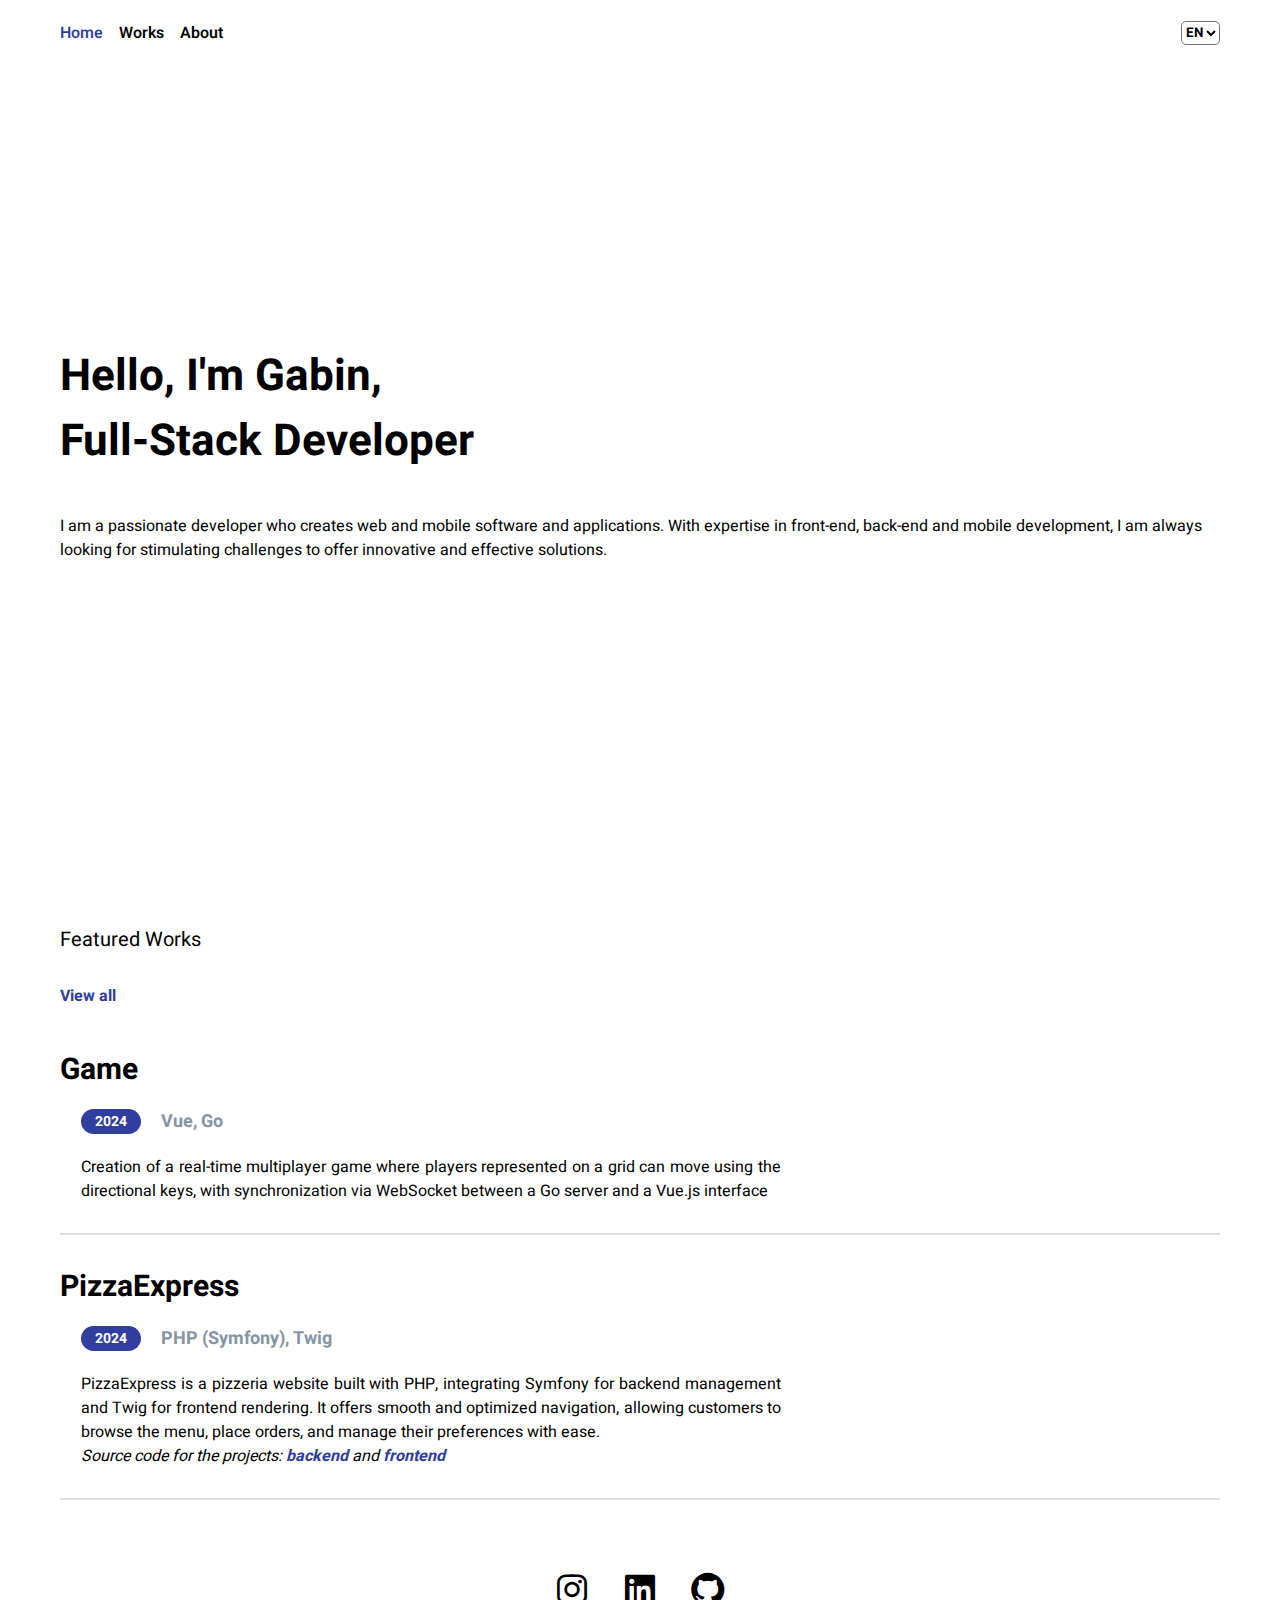
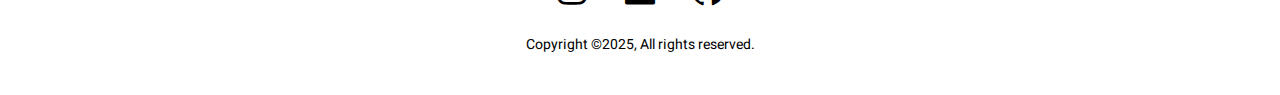
<file: index.html>
<!DOCTYPE html>
<html lang="en">

<head>
    <meta charset="UTF-8">
    <meta name="viewport" content="width=device-width, initial-scale=1.0">
    <link href='https://unpkg.com/boxicons@2.1.4/css/boxicons.min.css' rel='stylesheet'>
    <link rel="stylesheet" href="style.css">
    <script src="./lang/messages.js" type="module"></script>
    <script src="utils.js" type="module"></script>
    <title id="indextitle"></title>
</head>

<body>
    <nav>
        <div class="nav-links">
            <a id="home" class="selected" href="index.html"></a>
            <a id="works" href="works.html"></a>
            <a id="about" href="about.html"></a>
        </div>
        <div>
            <select class="selector" id="lang">
                <option value="en">en</option>
                <option value="fr">fr</option>
            </select>
        </div>
    </nav>

    <div class="main">
        <div class="info">
            <h1 id="title"></h1>
            <p id="description"></p>
        </div>  
    </div>


    <div class="separator">
        <h4 id="fw"></h4>
        <a id="view" class="color-b" href="works.html"></a>
    </div>
    
    <div class="featured">
        <div class="item">         
            <div class="details">
                <h3><a href="https://github.com/RyukaTV/Game" target="_blank">Game</a></h3>
                <div class="ml">
                    <div class="item-info">
                        <div class="year-badge">2024</div>
                        <h4>Vue, Go</h4>
                    </div>
                    <p id="featuredGame"></p>
                </div>
            </div>
        </div>
        
        <div class="item">
            <div class="details">
                <h3>PizzaExpress</h3>
                <div class="ml">
                    <div class="item-info">
                        <div class="year-badge">2024</div>
                        <h4>PHP (Symfony), Twig</h4>
                    </div>
                    <p id="featuredPizza"></p>
                </div>
            </div>
        </div>
        
    </div>
    <footer>
        <div class="socials">
            <a href="https://www.instagram.com/gabin_jld/" target="_blank"><i class='bx bxl-instagram'></i></a>
            <a href="https://www.linkedin.com/in/gabin-juillard-7815632ba/" target="_blank"><i class='bx bxl-linkedin-square'></i></a>          
            <a href="https://github.com/RyukaTV/" target="_blank"><i class="bx bxl-github"></i></a>
        </div>
        <p>Copyright ©2025, All rights reserved.</p>
    </footer>
</body>

</html>
</file>
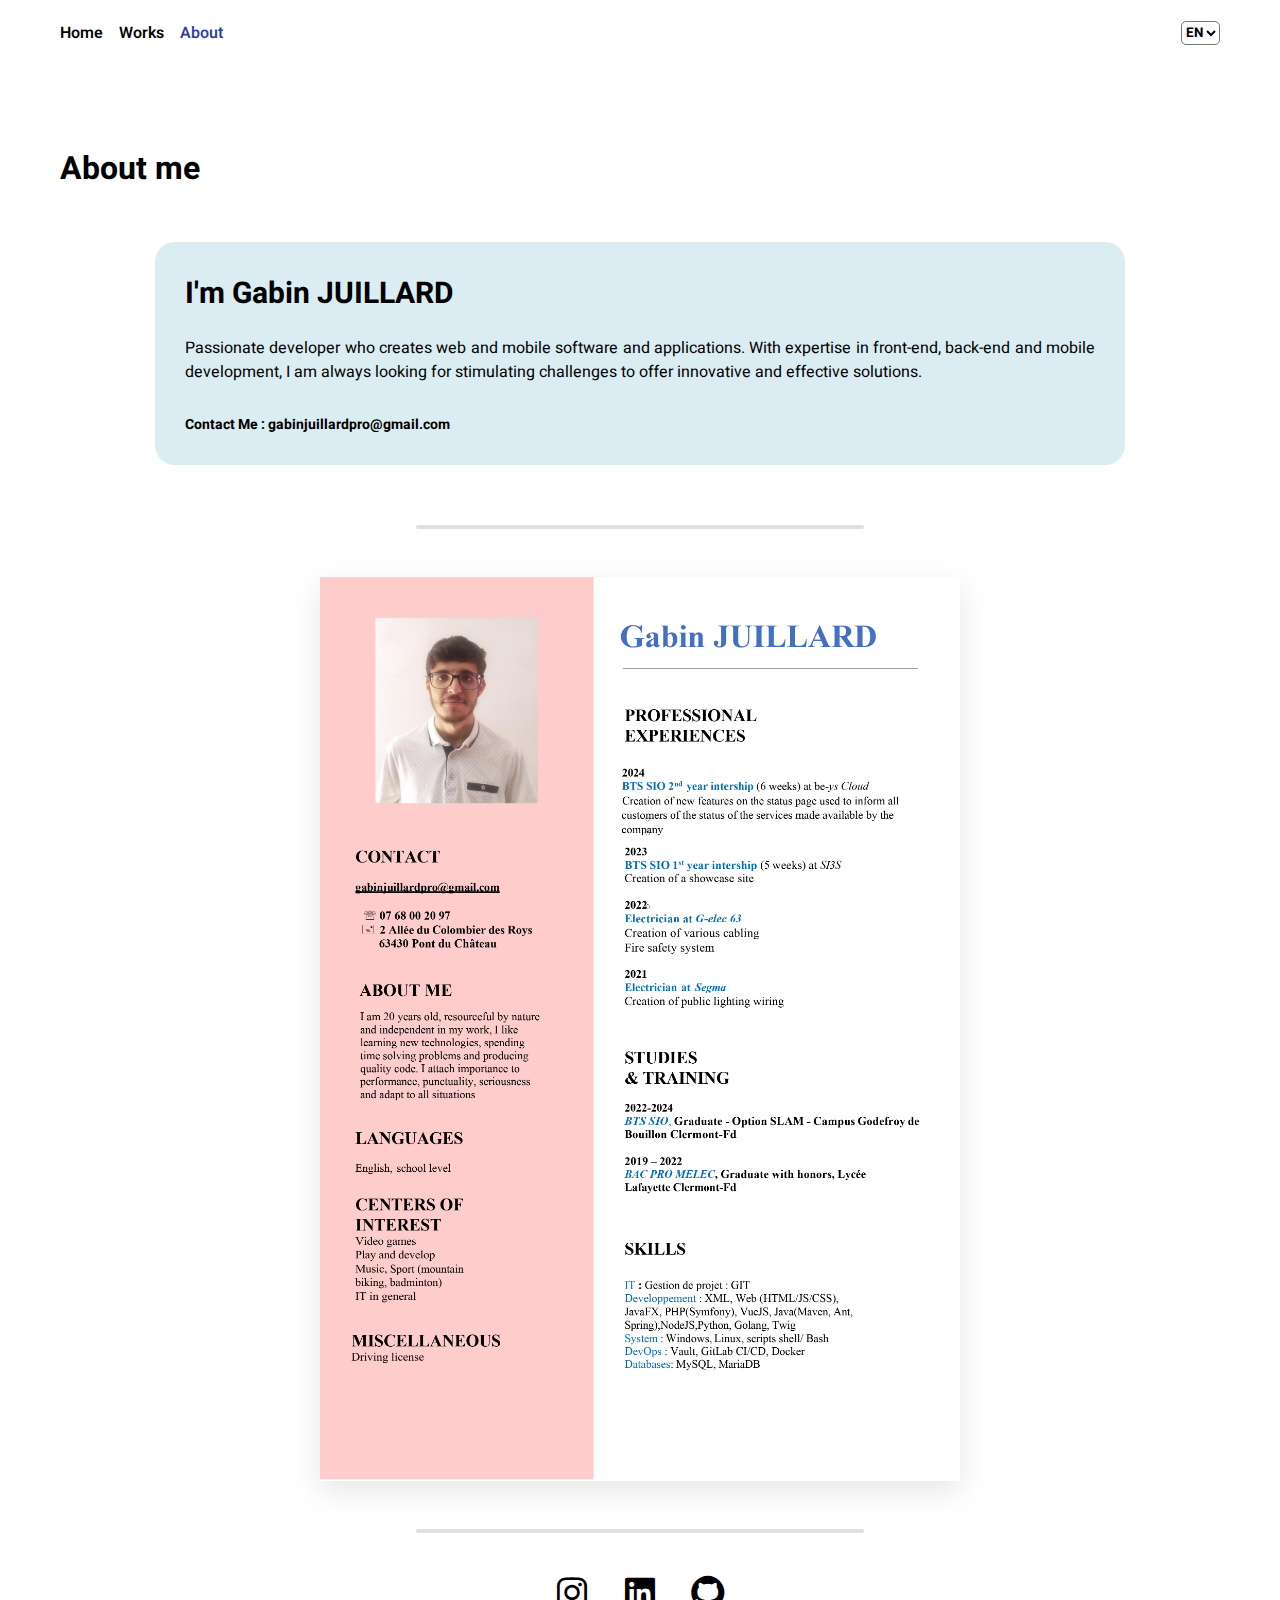
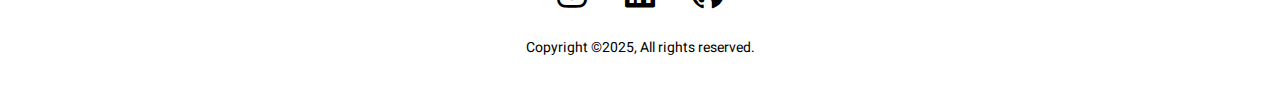
<file: about.html>
<!DOCTYPE html>
<html lang="en">

<head>
    <meta charset="UTF-8">
    <meta name="viewport" content="width=device-width, initial-scale=1.0">
    <link href='https://unpkg.com/boxicons@2.1.4/css/boxicons.min.css' rel='stylesheet'>
    <link rel="stylesheet" href="style.css">
    <script src="./lang/messages.js" type="module"></script>
    <script src="utils.js" type="module"></script>
    <title id="abouttitle"></title>
</head>

<body>

    <nav>
        <div class="nav-links">
            <a id="home" href="index.html"></a>
            <a id="works" href="works.html"></a>
            <a id="about" class="selected" href="about.html"></a>
        </div>
        <div>
            <select class="selector" id="lang">
                <option value="en">en</option>
                <option value="fr">fr</option>
            </select>
        </div>  
    </nav>

    <h1 id="Title" class="page-title"></h1>
    <div class="content">
        <div class="container">
            <div class="about">
                <h2 id="name"></h2>
                <p id="description"></p>
                <p id="contact" class="email"></p>
            </div>
        </div>
    </div>
    
    <span class="separator-elem"></span>
    <br><br>
    <img id="cv" class="cv-img">
    <br><br>
    <span class="separator-elem"></span>
    
    <footer>
        <div class="socials">
            <a href="https://www.instagram.com/gabin_jld/" target="_blank"><i class='bx bxl-instagram'></i></a>
            <a href="https://www.linkedin.com/in/gabin-juillard-7815632ba/" target="_blank"><i class='bx bxl-linkedin-square'></i></a>
            <a href="https://github.com/RyukaTV/" target="_blank"><i class="bx bxl-github"></i></a>
        </div>
        <p>Copyright ©2025, All rights reserved.</p>
    </footer>

</body>

</html>
</file>
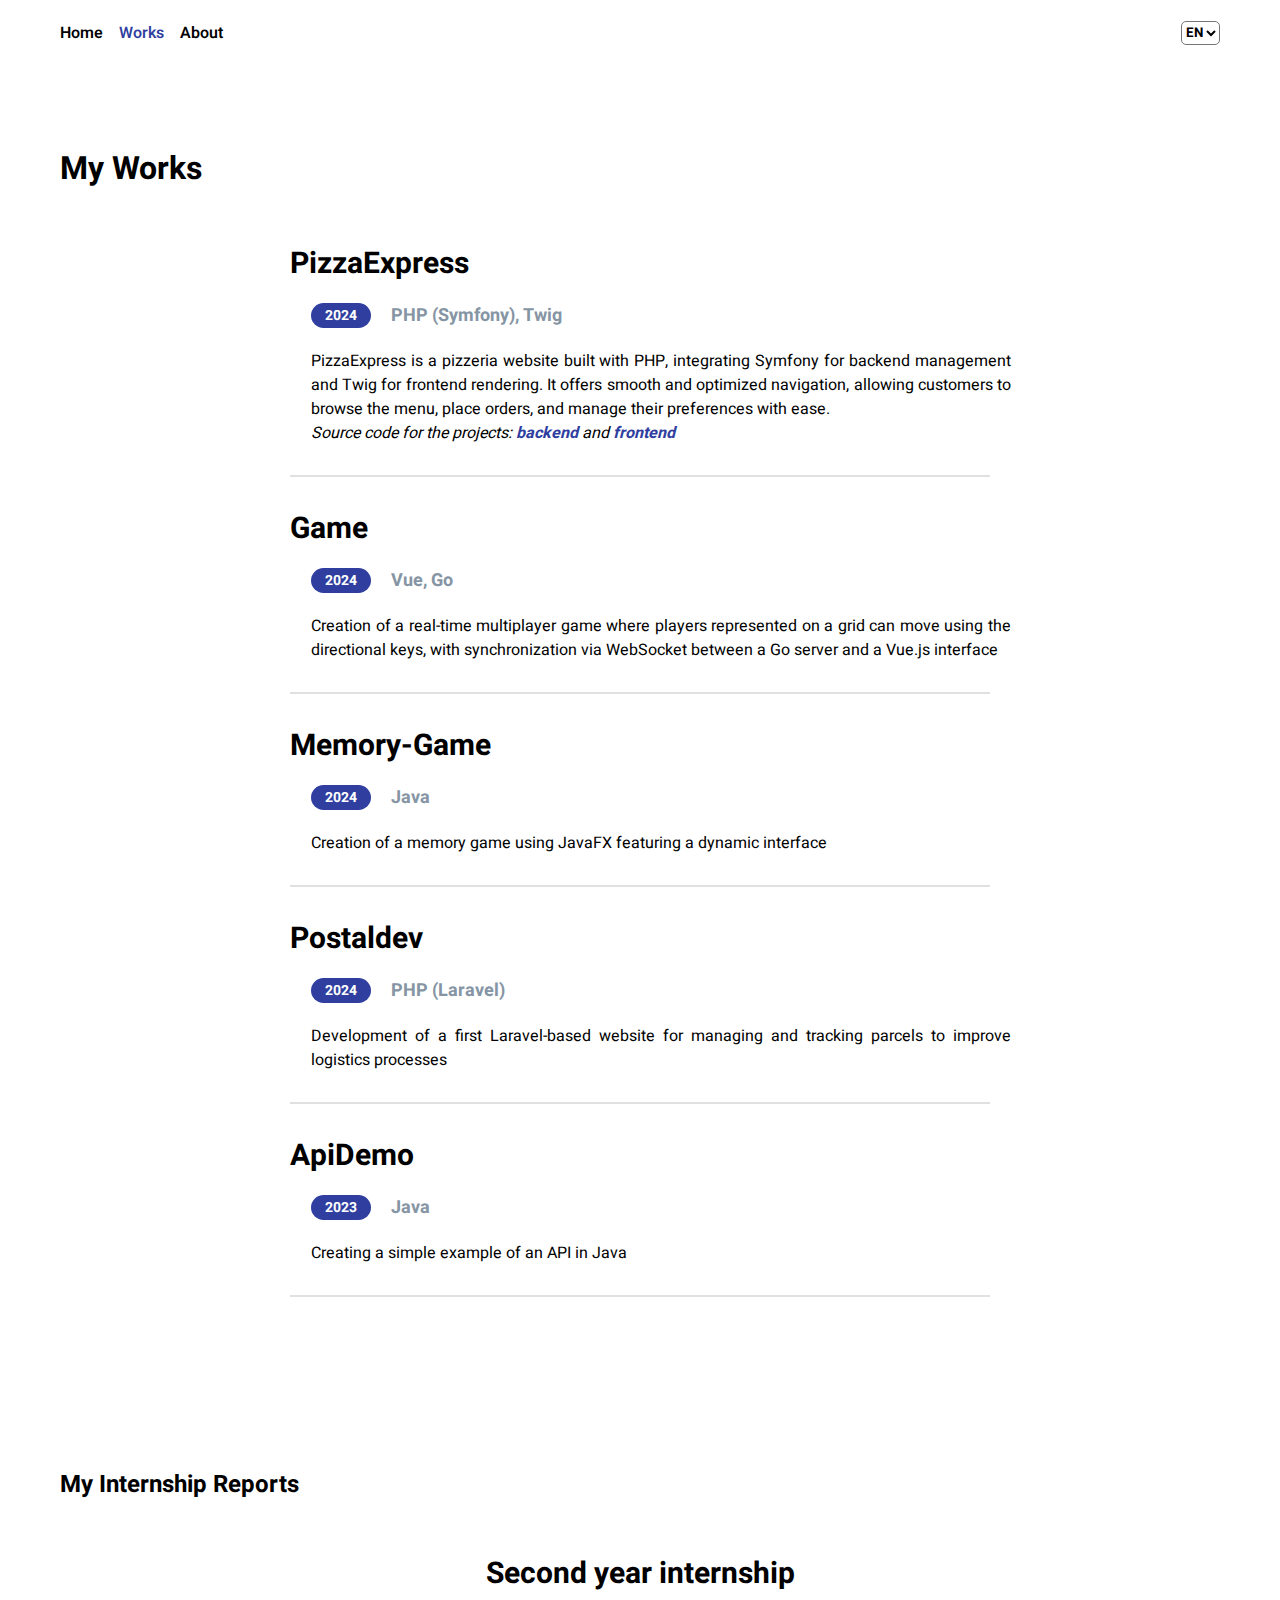
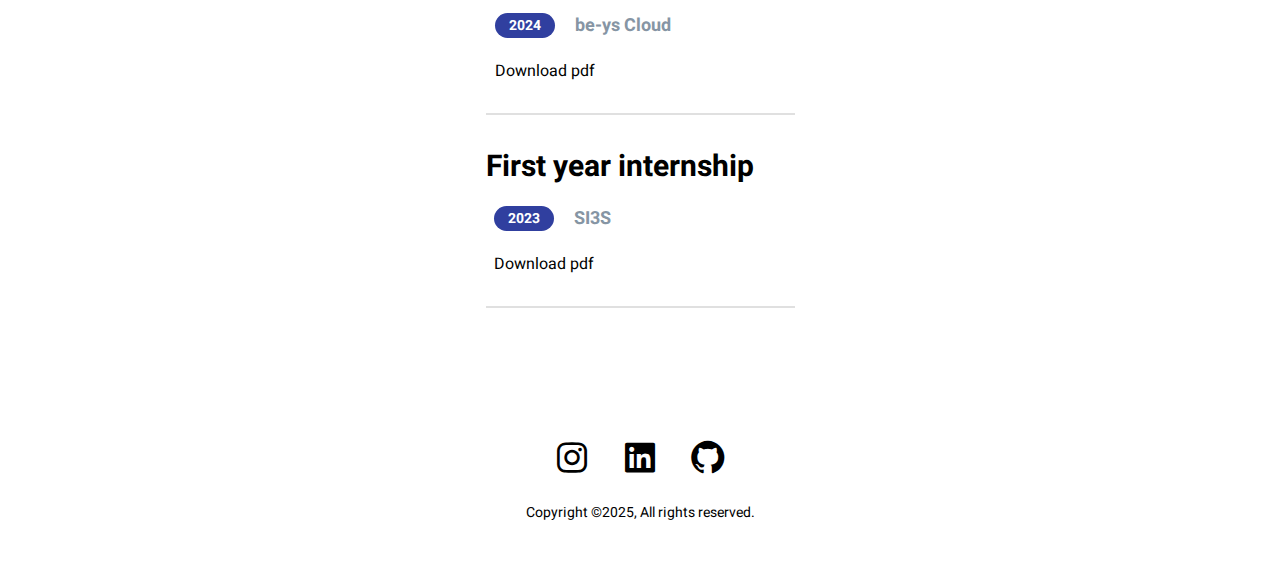
<file: works.html>
<!DOCTYPE html>
<html lang="en">

<head>
    <meta charset="UTF-8">
    <meta name="viewport" content="width=device-width, initial-scale=1.0">
    <link href='https://unpkg.com/boxicons@2.1.4/css/boxicons.min.css' rel='stylesheet'>
    <link rel="stylesheet" href="style.css">
    <script src="./lang/messages.js" type="module"></script>
    <script src="utils.js" type="module"></script>
    <title id="workstitle"></title>
</head>

<body>

    <nav>
        <div class="nav-links">
            <a id="home" href="index.html"></a>
            <a id="works" class="selected" href="works.html"></a>
            <a id="about" href="about.html"></a>
        </div>
        <div>
            <select class="selector" id="lang">
                <option value="en">en</option>
                <option value="fr">fr</option>
            </select>
        </div>
    </nav>

    <h1 id="mainTitle" class="page-title"></h1>
    <div class="content">
        <div class="works-list"> 
            <div class="item">
                <div class="details">
                    <h3>PizzaExpress</h3>
                    <div class="ml">
                        <div class="item-info">
                            <div class="year-badge">2024</div>
                            <h4>PHP (Symfony), Twig</h4>
                        </div>
                        <p id="pizza"></p>
                    </div>
                </div>
            </div>

            <div class="item">            
                <div class="details"> 
                    <h3><a href="https://github.com/RyukaTV/Game" target="_blank">Game</a></h3> 
                    <div class="ml">                  
                        <div class="item-info">
                            <div class="year-badge">2024</div>
                            <h4>Vue, Go</h4>
                        </div>
                        <p id="game"></p>
                    </div>
                </div>
            </div>

            <div class="item">            
                <div class="details"> 
                    <h3><a href="https://github.com/RyukaTV/Memory-Game" target="_blank">Memory-Game</a></h3> 
                    <div class="ml">                  
                        <div class="item-info">
                            <div class="year-badge">2024</div>
                            <h4>Java</h4>
                        </div>
                        <p id="memoryGame"></p>
                    </div>
                </div>
            </div>

            <div class="item">            
                <div class="details"> 
                    <h3><a href="https://github.com/RyukaTV/Postaldev" target="_blank">Postaldev</a></h3> 
                    <div class="ml">                  
                        <div class="item-info">
                            <div class="year-badge">2024</div>
                            <h4>PHP (Laravel)</h4>
                        </div>
                        <p id="postaldev"></p>
                    </div>
                </div>
            </div>

            <div class="item">            
                <div class="details"> 
                    <h3><a href="https://github.com/RyukaTV/ApiDemo" target="_blank">ApiDemo</a></h3> 
                    <div class="ml">                  
                        <div class="item-info">
                            <div class="year-badge">2023</div>
                            <h4>Java</h4>
                        </div>
                        <p id="apidemo"></p>
                    </div>
                </div>
            </div>
        </div>
    </div>

    <h2 id="report" class="page-title"></h2>
    <div class="content">    
        <div class="works-list">
            <div class="item">
                <div class="details">
                    <h3 id="internTitle1"></h3>
                    <div class="ml">
                        <div class="item-info">
                            <div class="year-badge">2024</div>
                            <h4>be-ys Cloud</h4>
                        </div>
                        <a class="dwlpdf" href="assets/Rapport Stage b ys.pdf" download="Rapport de stage be-ys"></a>
                    </div>
                </div>
            </div>

            <div class="item">
                <div class="details">
                    <h3 id="internTitle2"></h3>
                    <div class="ml">
                        <div class="item-info">
                            <div class="year-badge">2023</div>
                            <h4>SI3S</h4>
                        </div>
                        <a class="dwlpdf" href="assets/STAGE SI3S.pdf" download="Rapport de stage SI3S"></a>
                    </div>
                </div>
            </div>
        </div>        
    </div>

    <footer>
        <div class="socials">
            <a href="https://www.instagram.com/gabin_jld/" target="_blank"><i class='bx bxl-instagram'></i></a>
            <a href="https://www.linkedin.com/in/gabin-juillard-7815632ba/" target="_blank"><i class='bx bxl-linkedin-square'></i></a>
            <a href="https://github.com/RyukaTV/" target="_blank"><i class="bx bxl-github"></i></a>
        </div>
        <p>Copyright ©2025, All rights reserved.</p>
    </footer>


</body>

</html>
</file>
<file: style.css>
@import url('https://fonts.googleapis.com/css2?family=Heebo:wght@300;400;500;600;700;800&display=swap');

*{
    margin: 0;
    padding: 0;
    box-sizing: border-box;
    font-family: 'Heebo', sans-serif;
}

a{
    text-decoration: none;
    color: #000;
}

img{
    object-fit: cover;
    object-position: top;
    box-shadow: 0 10px 30px rgba(0, 0, 0, 0.1);
}

nav{
    padding: 20px 148px;
    background-color: #fff;
    display: flex;
    align-items: center;
    justify-content: space-between;
    font-weight: 600;
}

nav .logo a{
    font-size: 15px;
    color: #3e3e3e;
    font-weight: bold;
}

nav .nav-links{
    display: flex;
    gap: 16px;
}

nav .nav-links a{
    transition: color 0.3s ease;
}

nav .nav-links a:hover,
nav .nav-links a.selected{
    color: #303f9f;
}

.main {
    padding: 0 148px;
    display: flex;
    align-items: center;
    justify-content: space-between;
    gap: 50px;
    height: calc(100vh - 80px);
}

.main .info h1{
    font-size: 44px;
    margin-bottom: 40px;
}

.main .info p{
    font-size: 16px;
    margin-bottom: 45px;
    width: 100%;
}

.main .info button,
.content .post-list  .buttons button{
    padding: 10px 30px;
    background: #303f9f;
    border: none;
    color: #fff;
    font-size: 16px;
    border-radius: 12px;
    cursor: pointer;
    transition: background 0.3s ease;
}

.main .info button:hover,
.content .post-list  .buttons button:hover{
    background: #1a237e;
}

.main img{
    width: 400px;
    height: 400px;
    border-radius: 140px;
}

.ml{
    margin-left: 3%;
}

.recent{
    padding: 60px 148px;
    background-color: #dbedf2;
}

.recent .header{
    display: flex;
    align-items: center;
    justify-content: space-between;
    margin-bottom: 30px;
}

.recent .header h4,
.separator h4{
    font-size: 20px;
    font-weight: 400;
}

.recent .header a{
    color: #303f9f;
}

.color-b{
    color: #303f9f;
    font-weight: bold;
}

.recent {
    display: flex;
    justify-content: center;
    gap: 20px;
}

.recent  {
    background-color: #fff;
    padding: 24px;
    width: 460px;
}

.recent   h3,
.content .post-list  h3{
    font-size: 26px;
    margin-bottom: 18px;
}

.recent   .info,
.content .post-list  .info{
    display: flex;
    gap: 10px;
    margin-bottom: 10px;
}

.recent   .info h5,
.content .post-list  h5{
    font-size: 18px;
    font-weight: 400;
}

.recent   p{
    width: 400px;
}

.separator{
    padding: 40px 148px 0;
}

.separator h4{
    margin-bottom: 30px;
}

.featured{
    padding: 40px 290px 0;
}

.dwlpdf:hover{
    color: #303f9f;
}

.featured .item,
.works-list .item{
    display: flex;
    gap: 30px;
    margin-bottom: 30px;
    padding-bottom: 30px;
    border-bottom: 2px solid #e0e0e0;
}

.separator-elem{
    display: flex;
    justify-content: center;
    border: 2px solid #e0e0e0;
    border-radius: 5px;
    margin: 0 auto;
    width: 35%; 
}

.cv-img{
    display: flex;
    justify-content: center;
    margin: 0 auto;
    width: 50%; 
    object-fit: cover;
}

.selector{
    border-radius: 5px;
    text-transform: uppercase;
    background-color: transparent;
    font-weight: bold;
}

.selector:hover{
    cursor: pointer;
}

.featured .item img,
.works-list .item img{
    width: 320px;
    height: 200px;
    border-radius: 6px;
}

.featured .item .details h3,
.works-list .item h3{
    font-size: 30px;
    margin-bottom: 16px;
}

.featured .item .details .item-info,
.works-list .item .details .item-info{
    display: flex;
    align-items: center;
    gap: 20px;
    margin-bottom: 20px;
}

.featured .item .details .item-info .year-badge,
.works-list .item .details .item-info .year-badge,
.content .work-info .year-badge{
    background-color: #303f9f;
    padding: 2px 14px;
    color: #fff;
    border-radius: 16px;
    font-size: 14px;
    font-weight: bold;
}

.featured .item .details .item-info h4,
.works-list .item .details .item-info h4{
    color: #8695a4;
    font-size: 18px;
}

.featured .item .details p,
.works-list .item .details p{
    width: 700px;
    text-align: justify;
}

footer{
    padding: 40px 0;
    display: flex;
    flex-direction: column;
    align-items: center;
}

footer .socials{
    display: flex;
    align-items: center;
    gap: 28px;
    margin-bottom: 20px;
}

footer .socials i{
    font-size: 40px;
    cursor: pointer;
    transition: color 0.3s ease;
}

footer .socials i:hover{
    color: #303f9f;
}

footer p{
    font-size: 14px;
}

.page-title{
    padding: 80px 234px 20px;
    width: 100%;
}

.content{
    padding: 30px 148px 60px;
    display: flex;
    flex-direction: column;
    align-items: center;
}

.content .work-info{
    display: flex;
    align-items: center;
    justify-content: flex-start;
    gap: 20px;
    width: 970px;
}

.content .work-info .category{
    color: #8695a4;
    font-size: 18px;
}

.content>p{
    width: 970px;
    font-size: 15px;
    margin: 20px 0;
}

.content>img{
    width: 970px;
    margin: 30px 0;
    border-radius: 20px;
}

.content>h1,
.content>h2,
.content>h3{
    width: 970px;
}

.content .post-list{
    display: flex;
    flex-direction: column;
    gap: 20px;
}

.content .post-list {
    background-color: #dbedf2;
    padding: 24px;
    width: 960px;
    border-radius: 10px;
}

.content .post-list  .buttons{
    margin-top: 30px;
    display: flex;
    align-items: center;
    justify-content: flex-end;
    gap: 10px;
}

.content .post-list  .buttons button{
    font-size: 14px;
    padding: 6px 20px;
}

.content .post-list  .buttons i{
    font-size: 22px;
    cursor: pointer;
    transition: color 0.3s ease;
}

.content .post-list .buttons i:hover{
    color: #303f9f;
}

.content .container{
    background-color: #dbedf2;
    padding: 30px;
    display: flex;
    align-items: center;
    gap: 30px;
    width: 970px;
    border-radius: 20px;
}

.content .container img{
    width: 300px;
    height: 300px;
    border-radius: 20px;
}

.content .container h2{
    margin-bottom: 20px;
    font-size: 30px;
}

.content .container .about>p{
    text-align: justify;
}

.content .container .about .email{
    font-weight: bold;
    margin-top: 30px;
    font-size: 14px;
}

@media screen and (max-width: 1400px) {
    
    nav{
        padding: 20px 60px;
    }

    .main{
        padding: 0 60px;
    }

    .recent{
        padding: 60px;
    }

    .featured,
    .separator{
        padding: 40px 60px 0;
    }

    .page-title{
        padding: 80px 60px 20px;
    }

}

@media screen and (max-width: 1200px) {
    
    nav{
        padding: 20px 40px;
    }

    .main{
        padding: 0 40px;
    }

    .main img{
        width: 340px;
        height: 340px;
    }

    .recent{
        padding: 40px;
    }

    .featured,
    .separator{
        padding: 40px 40px 0;
    }

    .featured .item .details p,
    .works-list .item .details p{
        width: 100%;
    }

    .page-title{
        padding: 80px 40px 20px;
    }

    .content .work-info,
    .content>p,
    .content>img,
    .content>h1,
    .content>h2,
    .content>h3,
    .content .post-list ,
    .content .container{
        width: 100%;
    }

    .content .container img{
        width: 250px;
        height: 250px;
    }

    .content .container h2{
        font-size: 24px;
        margin-bottom: 10px;
    }

    .content .container .about>p{
        font-size: 14px;
    }

}

@media screen and (max-width: 992px) {
    .cv-img{
        width: 75%
    }

    nav{
        padding: 20px;
    }

    .main{
        padding: 0 20px;
    }

    .main img{
        width: 300px;
        height: 300px;
    }

    .main .info h1{
        font-size: 34px;
    }

    .main .info p{
        font-size: 15px;
    }

    .main .info button{
        font-size: 15px;
        padding: 8px 22px;
    }

    .recent{
        padding: 40px 20px;
    }

    .recent  {
        width: 100%;
    }

    .recent   h3,
    .content .post-list  h3{
        font-size: 20px;
    }

    .recent   .info h5,
    .content .post-list  .info h5{
        font-size: 14px;
    }

    .recent   p{
        width: 100%;
        font-size: 14px;
    }

    .featured,
    .separator{
        padding: 40px 20px 0;
    }

    .featured .item,
    .works-list .item{
        flex-direction: column;
        padding: 0 20px 30px;
    }

    .featured .item img,
    .works-list .item img{
        width: 100%;
        height: auto;
    }

    .featured .item .details h3,
    .works-list .details .item h3{
        font-size: 24px;
        margin-bottom: 12px;
    }

    .featured .item .details .item-info .year-badge,
    .works-list .item .details .item-info .year-badge{
        font-size: 12px;
    }

    .featured .item .details .item-info h4,
    .works-list .item .details .item-info h4{
        font-size: 15px;
    }

    .featured .item .details p,
    .works-list .item .details p{
        font-size: 14px;
    }

    .content{
        padding: 30px 20px 60px;
    }

    .content .container h2{
        font-size: 20px;
    }

    .content .container .about>p{
        font-size: 13px;
    }

}

@media screen and (max-width: 768px) {
    .cv-img{
        width: 100%
    }

    nav .logo{
        display: none;
    }

    .main{
        flex-direction: column;
        justify-content: space-around;
        margin: 40px 0;
        height: auto;
    }

    .main .info h1{
        font-size: 30px;
        margin-bottom: 16px;
    }

    .main .info p{
        margin-bottom: 16px;
    }

    .main .info button{
        padding: 6px 20px;
        font-size: 13px;
    }

    .main img{
        margin-top: 20px;
        width: 100%;
        height: auto;
        border-radius: 50px;
    }

    .recent ,
    .content .container{
        flex-direction: column;
    }

    .content .container img{
        width: 100%;
        height: auto;
    }

}
</file>
